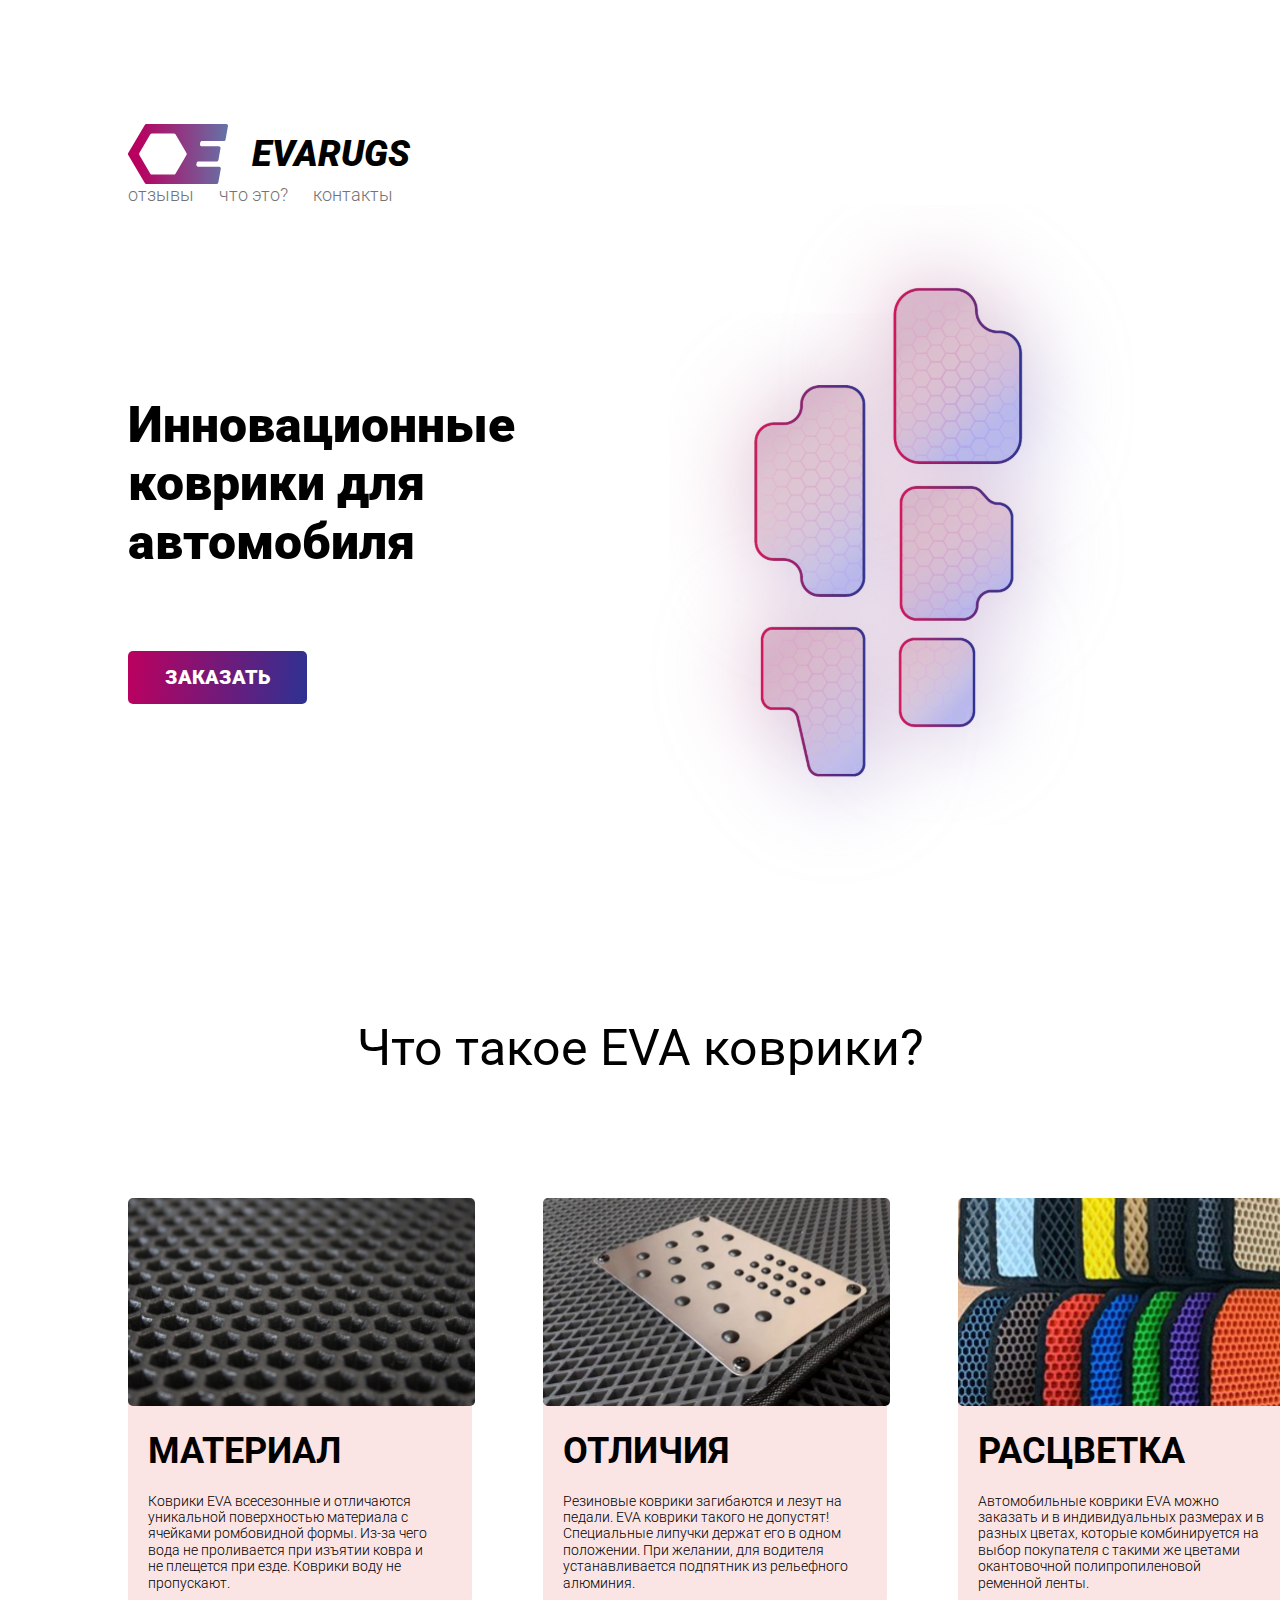
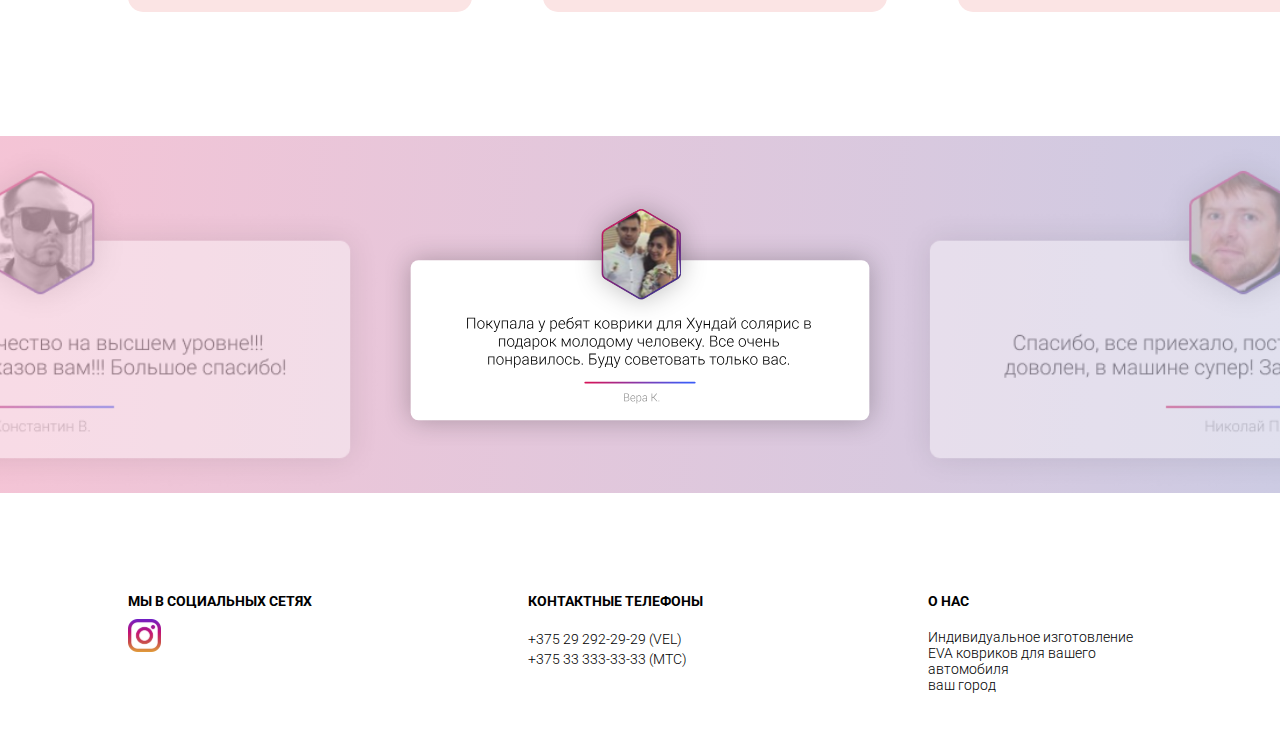
<file: index.html>
<!DOCTYPE html>
<html lang="en">
<head>
    <meta charset="UTF-8">
    <meta name="viewport" content="width=device-width, initial-scale=1.0">
    <title>Document</title>
    <link rel="stylesheet" href="./style.css">
</head>
<body>
    
    
    <div class="container">
        <div class="row">
            <nav>
                <div class="logo">
                    <img src="./images/Vector.svg" alt="">
                    <span>EVARUGS</span>
                </div>
                <ul>
                    <li>
                        <a href="#">отзывы</a>
                    </li>
                    <li>
                        <a href="#">что это?</a>
                    </li>
                    <li>
                        <a href="#">контакты</a>
                    </li>
                </ul>
                </div>
            </nav>

            <header>
                  <div class="row11">
                <div class="left">
                    <h1>Инновационные коврики 
                        для автомобиля</h1>
                        <button>ЗАКАЗАТЬ</button>
                </div>
                <div class="right">
                    <img src="./images/коврф 1.svg" alt="">
                </div>
            </div>
            </header>
        </div>

        <main>
            <div class="container">
                <h1>Что такое <span>EVA коврики?</span></h1>
                    <div class="row-1">
                        <div class="card">
                        <img src="./images/image00004 1.svg" alt="">
                            <h3>МАТЕРИАЛ</h3>
                             <p>Коврики EVA всесезонные и отличаются уникальной поверхностью материала с ячейками ромбовидной формы. Из-за чего вода не проливается при изъятии ковра и не плещется при езде. Коврики воду не пропускают.</p>
                        </div>
    
                        <div class="card">
                        <img src="./images/file 1.svg" alt="">
                            <h3>ОТЛИЧИЯ</h3>
                                <p>Резиновые коврики загибаются и лезут на педали. EVA коврики такого не допустят! Специальные липучки держат его в одном положении. При желании, для водителя устанавливается подпятник из рельефного алюминия.</p>
                        </div>
    
                        <div class="card">
                        <img src="./images/kov1-1-300x225 1.svg" alt="">
                            <h3>РАСЦВЕТКА</h3>
                                <p>Автомобильные коврики EVA можно заказать и в индивидуальных размерах и в разных цветах, которые комбинируется на выбор покупателя с такими же цветами окантовочной полипропиленовой ременной ленты.</p>
                        </div>
                    </div>
            </div>
        </main>

        <section>
                <div class="row2">
                    <img src="./images/3 отзыв.png" alt="">
                    <img src="./images/1 отзыв.svg" alt="">
                    <img src="./images/2 отзыв.png" alt="">
                </div>
        </section>
     
        <footer>
            <div class="net">
                <h2>МЫ В СОЦИАЛЬНЫХ СЕТЯХ</h2>
                <img src="./images/512px-Instagram_new 1.svg" alt="">
            </div>
            <div class="contact">
                <h1>КОНТАКТНЫЕ ТЕЛЕФОНЫ</h1>
                <h2>+375 29 292-29-29 (VEL)
                    <br>
                +375 33 333-33-33 (МТС)</h2>
            </div>
            <div class="contact-2">
                <h1>О НАС</h1>
                <h2>Индивидуальное изготовление EVA ковриков для вашего автомобиля
                    <br>
                    ваш город</h2>
            </div>
        </footer>

</body>
</html>
</file>
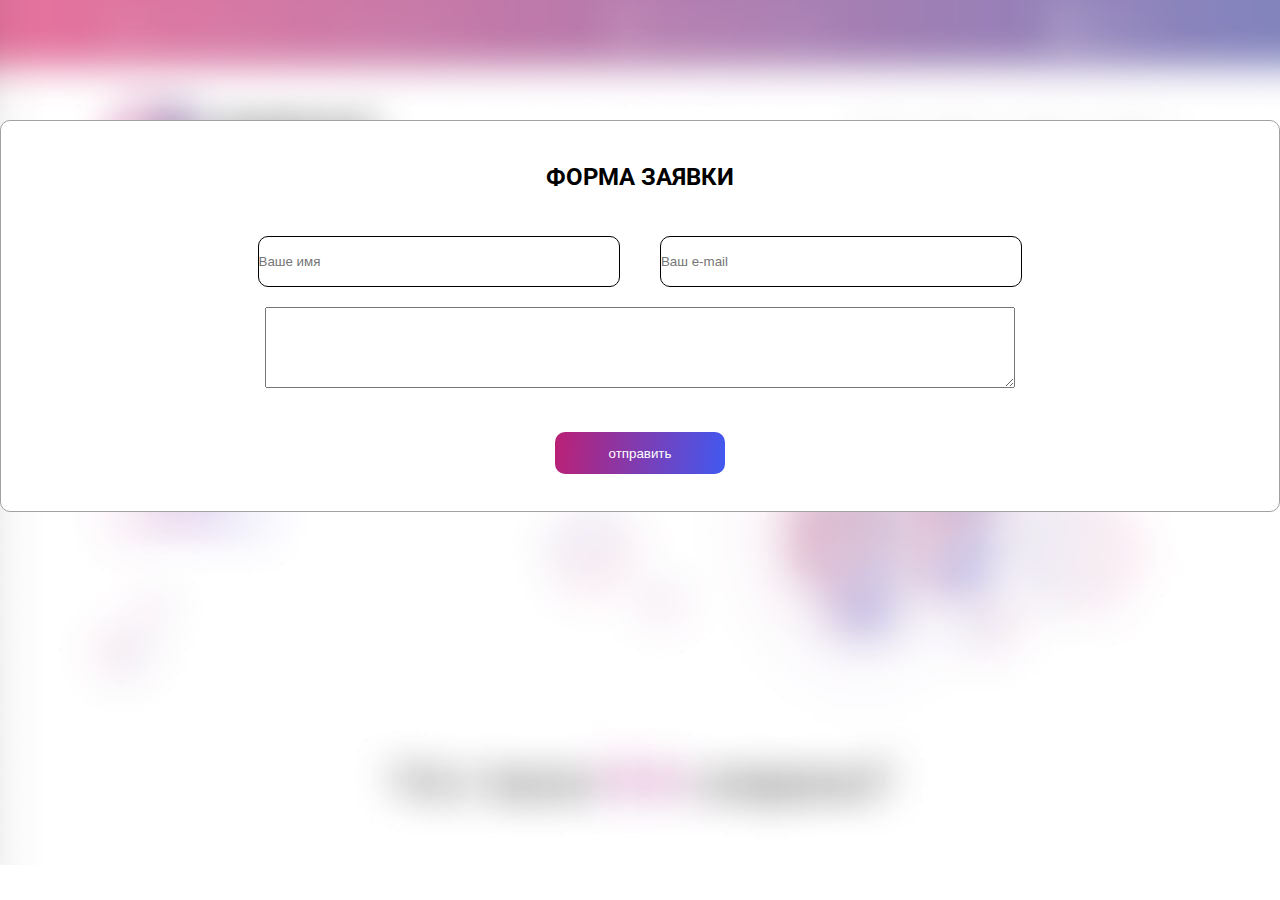
<file: index1.html>
<!DOCTYPE html>
<html lang="en">

<head>
  <meta charset="UTF-8">
  <meta name="viewport" content="width=device-width, initial-scale=1.0">
  <title>Document</title>
  <link rel="stylesheet" href="./style1.css">
</head>

<body>


  <form>
    <div class="container">
      <div class="row">
        <h2>ФОРМА ЗАЯВКИ</h2>

        <div class="middle">
          <div class="left">
            <input type="text" placeholder="Ваше имя">
            <input class="email" type="text" placeholder="Ваш e-mail">
          </div>
          <div class="textarea">
            <textarea name="" id=""></textarea>
          </div>
            <button>отправить</button>
        </div>
      </div>
    </div>
  </form>
</body>

</html>
</file>
<file: style.css>
@import url('https://fonts.googleapis.com/css2?family=DM+Serif+Display:ital@0;1&family=Fira+Sans:ital,wght@0,100;0,200;0,300;0,400;0,500;0,600;0,700;0,800;0,900;1,100;1,200;1,300;1,400;1,500;1,600;1,700;1,800;1,900&family=Inter:ital,opsz,wght@0,14..32,100..900;1,14..32,100..900&family=Nunito+Sans:ital,opsz,wght@0,6..12,200..1000;1,6..12,200..1000&family=Open+Sans:ital,wght@0,300..800;1,300..800&family=Roboto:ital,wght@0,100;0,300;0,400;0,500;0,700;0,900;1,100;1,300;1,400;1,500;1,700;1,900&display=swap');

* {
   margin: 0;
   padding: 0;
   box-sizing: border-box; 
}

.container {
   width: 80%;
   margin: 124px auto;
}


body {
 background: #FFFFFF;
}

 .row {
   display: flex;
   justify-content: space-between;
 }

ul {
   display: flex;
   align-items: center;
   list-style: none;
   gap: 25px;
}

.logo {
   gap: 24px;
   display: flex;
   align-items: center;
}

.right img {
   width: 533px;
   height:686px
}

ul li a {
   text-decoration: none;
   font-family: Roboto;
   font-size: 18px;
   font-weight: 300;
   line-height: 21.09px;
   text-align: center;
   color: #737373;
}

.logo span {
   font-family: Roboto;
   font-size: 36px;
   font-style: italic;
   font-weight: 900;
   line-height: 42.19px;
   color: black;
}

.left h1 {
   font-family: Roboto;
   font-size: 50px;
   font-weight: 900;
   line-height: 58.59px;
   color: #000000;
}


.row11 {
   display: flex;
   justify-content: space-between;
   align-items: center;
}

button {
   margin-top: 80px;
   width: 179px;
   height: 53px;
   border-radius: 7px 0px 0px 0px;
   background: linear-gradient(95.2deg, #B90160 2.23%, #2E3192 99.51%);
   border: none;
   border-radius: 5px;
   font-family: Roboto;
   font-size: 20px;
   font-weight: 900;
   line-height: 23.44px;
   color: white;
}

main h1 {
   text-align: center;
   font-family: Roboto;
   font-size: 50px;
   font-weight: 400;
   line-height: 58.59px;
}

.row-1 {
   padding-top: 120px;
   display: flex;
   gap: 71px;
}

.card {
   background: #fbe4e4;
   width: 344px;
   height: 414px;
   border-radius: 15px;
}

.card img {
   width: 347px;
   border-radius: 5px;
}

.card h3 {
   margin-left: 20px;
   padding-top: 20px;
   font-family: Roboto;
   font-size: 36px;
   font-weight: 700;
   line-height: 42.19px;
}

.card p {
   margin-left: 20px;
   padding-top: 20px;
   font-family: Roboto;
   font-size: 14px;
   font-weight: 300;
   line-height: 16.41px;
   width: 289px;
}

.row2 {
    background: linear-gradient(94.31deg, rgba(212, 20, 90, 0.25) 0.96%, rgba(46, 49, 146, 0.25) 104.83%);
    display: flex;
    justify-content: center;
}

.row2 img {
    width: 510px;
}

.row2 .res-img {
    display: none;
}

footer {
   display: flex;
   width: 80%;
   margin: 0 auto;
   height: 220px;
   padding-top: 100px;
   justify-content: center;
   justify-content: space-between;
   margin-bottom: 40px;
}

.net h2 {
   font-family: Roboto;
   font-size: 14px;
   font-weight: 700;
   line-height: 16.41px;
   width: 224px;
   margin-bottom: 10px;
}

.contact h1 {
   font-family: Roboto;
   font-size: 14px;
   font-weight: 700;
   line-height: 16.41px;
   width: 224px;
}

.contact h2 {
   padding-top: 20px;
   font-family: Roboto;
   font-size: 14px;
   font-weight: 300;
   line-height: 20px;
   width: 224px;
}

.contact-2 h1 {
   font-family: Roboto;
   font-size: 14px;
   font-weight: 700;
   line-height: 16.41px;
}

.contact-2 h2 {
   padding-top: 20px;
   font-family: Roboto;
   font-size: 14px;
   font-weight: 300;
   line-height: 16px;
   width: 224px;
}

.row2 {
   height: 357px;
}

@media (max-width: 768px) {
  
   ul {
      display: none;
   }
  
     .logo span {
     width: 157px;
     font-family: Roboto;
     font-size: 50px;
     font-style: italic;
     font-weight: 900;
     line-height: 42.19px;
     }
  
     .right img {
        width: 368px;
        height: 473px;
     }
  
     .left h1 {
        font-size: 40px;
        font-weight: 900;
        line-height: 40px;
     }
  
     .left h1 {
        width: 323px;
     }

     .row-1 {
      flex-wrap: wrap;
     }

     .card {
      width: 594px;
      height: 340px;
     }

     .row-1 img {
      width: 626.81px;
      height: 180px;
     }

     .card h3 {
      width: 499.03px;
      height: 38.47px;
      }
      
      .card p {
         margin-top: 20px;
         width: 499.03px;
         height: 83.21px;
         top: 1046px;
         left: 124.99px;
      }

     main h1 {
      font-family: Roboto;
      font-size: 40px;
      font-weight: 400;
      line-height: 23.44px;
      text-align: center;
     }

     main span {
      font-family: Roboto;
      font-size: 40px;
      font-weight: 400;
      line-height: 46.88px;
      text-align: center;
     }

     .row2 {
      flex-wrap: wrap;
      display: flex;
      padding-left: 150px;
  }

  footer {
   justify-content: space-around;
}
     }
</file>
<file: style1.css>
@import url('https://fonts.googleapis.com/css2?family=DM+Serif+Display:ital@0;1&family=Fira+Sans:ital,wght@0,100;0,200;0,300;0,400;0,500;0,600;0,700;0,800;0,900;1,100;1,200;1,300;1,400;1,500;1,600;1,700;1,800;1,900&family=Inter:ital,opsz,wght@0,14..32,100..900;1,14..32,100..900&family=Nunito+Sans:ital,opsz,wght@0,6..12,200..1000;1,6..12,200..1000&family=Open+Sans:ital,wght@0,300..800;1,300..800&family=Roboto:ital,wght@0,100;0,300;0,400;0,500;0,700;0,900;1,100;1,300;1,400;1,500;1,700;1,900&display=swap');

* {
  margin: 0;
  padding: 0;
  box-sizing: border-box;
}


.container {
  max-width: 1487px;
  width: 80%;
  margin: 0 auto;
}

body {
  width: 100%;
  height: 100%;
  background-image: url("./images/photo_2024-08-12_18-01-38.jpg");
  background-repeat: no-repeat;
  
  background-size: cover;
}

form {
  height: 392.18px;
  margin: 0 auto;
  display: flex;
  background: #FFFFFF;
  margin-top: 120px;
  border-radius: 10px;
  border: 1px solid #A1A1A1
}




.row h2 {
  font-family: Roboto;
  text-align: center;
  margin-top: 42px;
}

.left {
  display: flex;
  gap: 40px;
}

input {
  margin-top: 45px;
  width: 362.49px;
  height: 50.72px;
  border-radius: 10px;
  border: 1px solid;
}

.middle {
  display: flex;
  gap: 20px;
  flex-direction: column;
  justify-content: center;
  align-items: center;
}

textarea {
  height: 81.65px;
  width: 749.73px;
}

button {
  margin-top: 20.06px;
  width: 169.49px;
  height: 42.06px;
  border-radius: 10px;
  border: none;
  background: linear-gradient(96.12deg, #D4145A -21.03%, #3D5BF5 103.56%);
  color: white;
}

@media (max-width: 769px) {
  .row h2 {
    font-family: Roboto;
    font-size: 24px;
    font-weight: 500;
    line-height: 28.13px;
    text-align: center;
  }
  .middle .left{
    flex-direction: column-reverse;
    gap: 0;
  }
  .textarea textarea {
    width: 350px;
  }
}

@media (max-width:320px) {
  .row h2 {
    width: 193px;
    margin-left: 25px;
  }
  .middle .left input{
    width: 300px;
  }
  .textarea textarea {
    width: 300px;
  }

}
</file>
